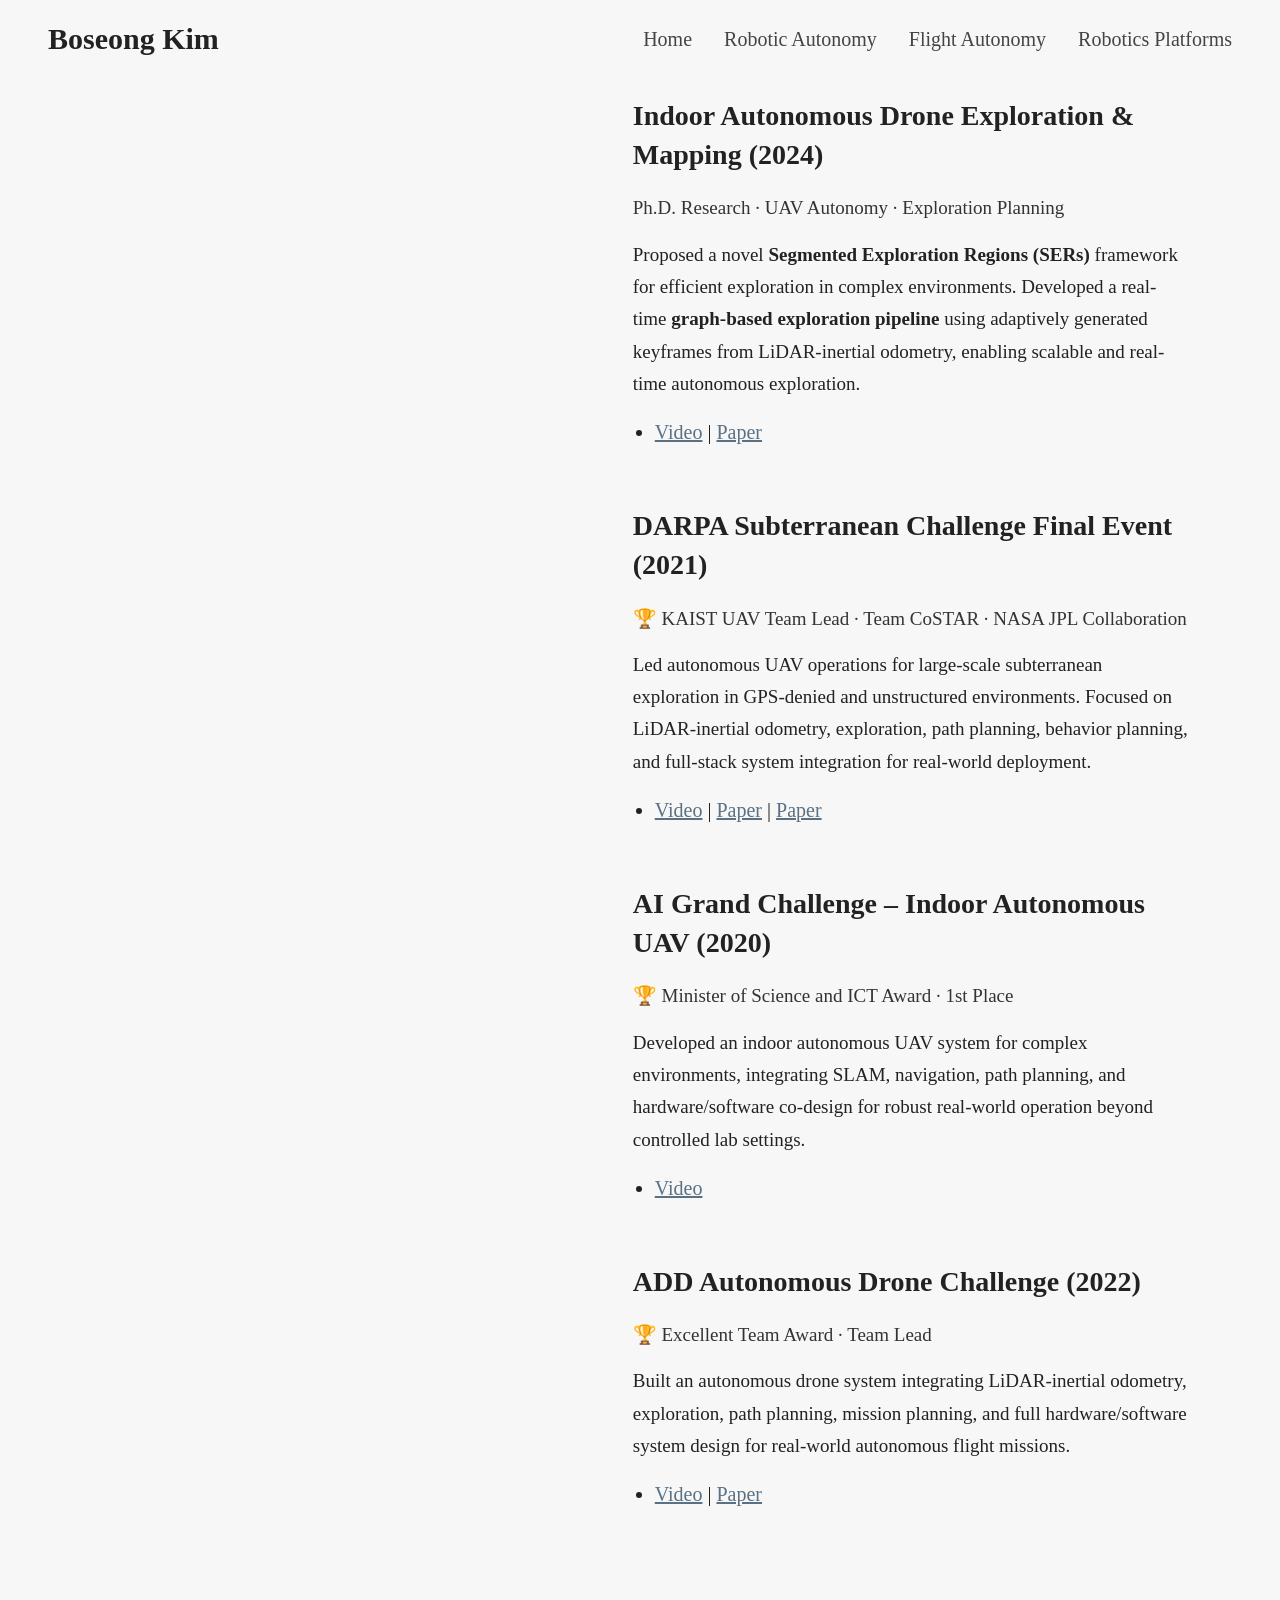
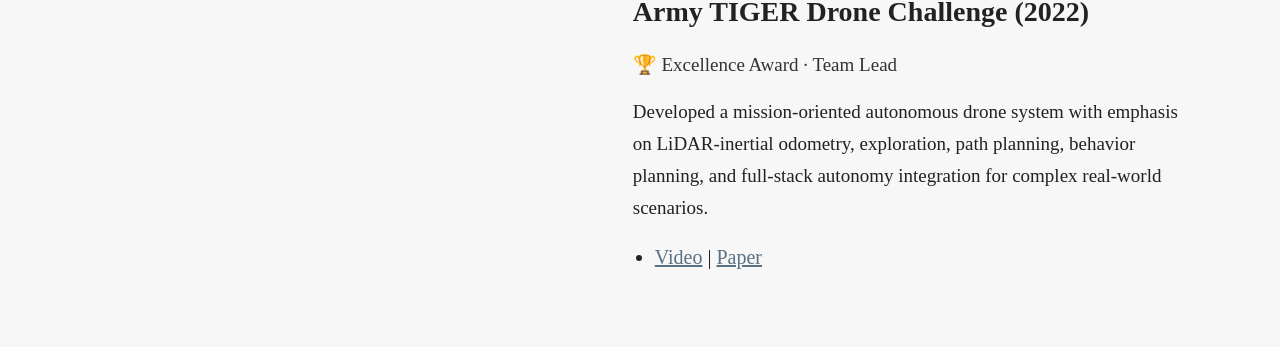
<file: flight-autonomy.html>
<!DOCTYPE html>
<html lang="en">
<head>
  <meta charset="UTF-8" />
  <meta name="viewport" content="width=device-width, initial-scale=1.0" />
  <title>Flight Autonomy | Boseong Kim</title>
  <link rel="stylesheet" href="style.css" />
</head>
<body>
  <header class="navbar">
    <div class="logo">Boseong Kim</div>
    <nav>
      <a href="index.html">Home</a>
      <a href="robotic-autonomy.html">Robotic Autonomy</a>
      <a href="flight-autonomy.html">Flight Autonomy</a>
      <a href="robotics-platforms.html">Robotics Platforms</a>
    </nav>
  </header>

  <main class="container project-page">
<!-- 🔥 PhD Research -->
<section class="project-item">
  <div class="project-media">
    <iframe
      src="https://www.youtube.com/embed/edFGw2Vjyyo"
      title="PhD Research - Autonomous Exploration"
      frameborder="0"
      allow="accelerometer; autoplay; clipboard-write; encrypted-media; gyroscope; picture-in-picture"
      allowfullscreen>
    </iframe>
  </div>

  <div class="project-content">
    <h2>Indoor Autonomous Drone Exploration & Mapping (2024)</h2>
    <p class="project-authors">
     Ph.D. Research · UAV Autonomy · Exploration Planning
    </p>
    <p>
      Proposed a novel <strong>Segmented Exploration Regions (SERs)</strong> framework
      for efficient exploration in complex environments. Developed a real-time <strong>graph-based
      exploration pipeline</strong> using adaptively generated keyframes from LiDAR-inertial
      odometry, enabling scalable and real-time autonomous exploration.
    </p>

    <ul class="project-links">
      <li>
        <a href="https://www.youtube.com/watch?v=edFGw2Vjyyo" target="_blank">Video</a> | 
        <a href="https://ieeexplore.ieee.org/abstract/document/10610605" target="_blank">Paper</a>
      </li>
    </ul>
  </div>
</section>
    <!-- DARPA (가장 중요한 것 맨 위) -->
    <section class="project-item">
      <div class="project-media">
        <iframe
          src="https://www.youtube.com/embed/69Ckq84toy4"
          title="DARPA SubT Final Event"
          frameborder="0"
          allow="accelerometer; autoplay; clipboard-write; encrypted-media; gyroscope; picture-in-picture"
          allowfullscreen>
        </iframe>
      </div>

      <div class="project-content">
        <h2>DARPA Subterranean Challenge Final Event (2021)</h2>
        <p class="project-authors">
          🏆 KAIST UAV Team Lead · Team CoSTAR · NASA JPL Collaboration
        </p>
        <p>
          Led autonomous UAV operations for large-scale subterranean exploration in GPS-denied and
          unstructured environments. Focused on LiDAR-inertial odometry, exploration, path planning,
          behavior planning, and full-stack system integration for real-world deployment.
        </p>
        <ul class="project-links">
          <li><a href="https://www.youtube.com/watch?v=69Ckq84toy4" target="_blank">Video</a> |
         <a href="https://ieeexplore.ieee.org/abstract/document/10643435" target="_blank">Paper</a> |
          <a href="https://ieeexplore.ieee.org/abstract/document/10161207" target="_blank">Paper</a></li>
        </ul>
      </div>
    </section>

    <!-- AI Grand Challenge -->
    <section class="project-item">
      <div class="project-media">
        <iframe
          src="https://www.youtube.com/embed/9UYjUIWnzwQ"
          title="AI Grand Challenge UAV"
          frameborder="0"
          allow="accelerometer; autoplay; clipboard-write; encrypted-media; gyroscope; picture-in-picture"
          allowfullscreen>
        </iframe>
      </div>

      <div class="project-content">
        <h2>AI Grand Challenge – Indoor Autonomous UAV (2020)</h2>
        <p class="project-authors">
          🏆 Minister of Science and ICT Award · 1st Place
        </p>
        <p>
          Developed an indoor autonomous UAV system for complex environments, integrating SLAM,
          navigation, path planning, and hardware/software co-design for robust real-world operation
          beyond controlled lab settings.
        </p>
        <ul class="project-links">
          <li><a href="https://www.youtube.com/watch?v=9UYjUIWnzwQ" target="_blank">Video</a></li>
        </ul>
      </div>
    </section>

    <!-- ADD Drone -->
    <section class="project-item">
      <div class="project-media">
        <iframe
          src="https://www.youtube.com/embed/h_PsFVhh-As"
          title="ADD Drone Challenge"
          frameborder="0"
          allow="accelerometer; autoplay; clipboard-write; encrypted-media; gyroscope; picture-in-picture"
          allowfullscreen>
        </iframe>
      </div>

      <div class="project-content">
        <h2>ADD Autonomous Drone Challenge (2022)</h2>
        <p class="project-authors">
          🏆 Excellent Team Award · Team Lead
        </p>
        <p>
          Built an autonomous drone system integrating LiDAR-inertial odometry, exploration,
          path planning, mission planning, and full hardware/software system design for
          real-world autonomous flight missions.
        </p>
        <ul class="project-links">
          <li><a href="https://www.youtube.com/watch?v=h_PsFVhh-As" target="_blank">Video</a> |
          <a href="https://onlinelibrary.wiley.com/doi/abs/10.1002/rob.22284" target="_blank">Paper</a></li>
        </ul>
      </div>
    </section>

    <!-- TIGER Drone -->
    <section class="project-item">
      <div class="project-media">
        <iframe
          src="https://www.youtube.com/embed/SXe_FJpxv94"
          title="Army TIGER Drone Challenge"
          frameborder="0"
          allow="accelerometer; autoplay; clipboard-write; encrypted-media; gyroscope; picture-in-picture"
          allowfullscreen>
        </iframe>
      </div>

      <div class="project-content">
        <h2>Army TIGER Drone Challenge (2022)</h2>
        <p class="project-authors">
          🏆 Excellence Award · Team Lead
        </p>
        <p>
          Developed a mission-oriented autonomous drone system with emphasis on LiDAR-inertial
          odometry, exploration, path planning, behavior planning, and full-stack autonomy
          integration for complex real-world scenarios.
        </p>
        <ul class="project-links">
          <li><a href="https://www.youtube.com/watch?v=SXe_FJpxv94" target="_blank">Video</a> |
          <a href="https://onlinelibrary.wiley.com/doi/abs/10.1002/rob.22284" target="_blank">Paper</a></li>
        </ul>
      </div>
    </section>

  </main>
</body>
</html>
</file>
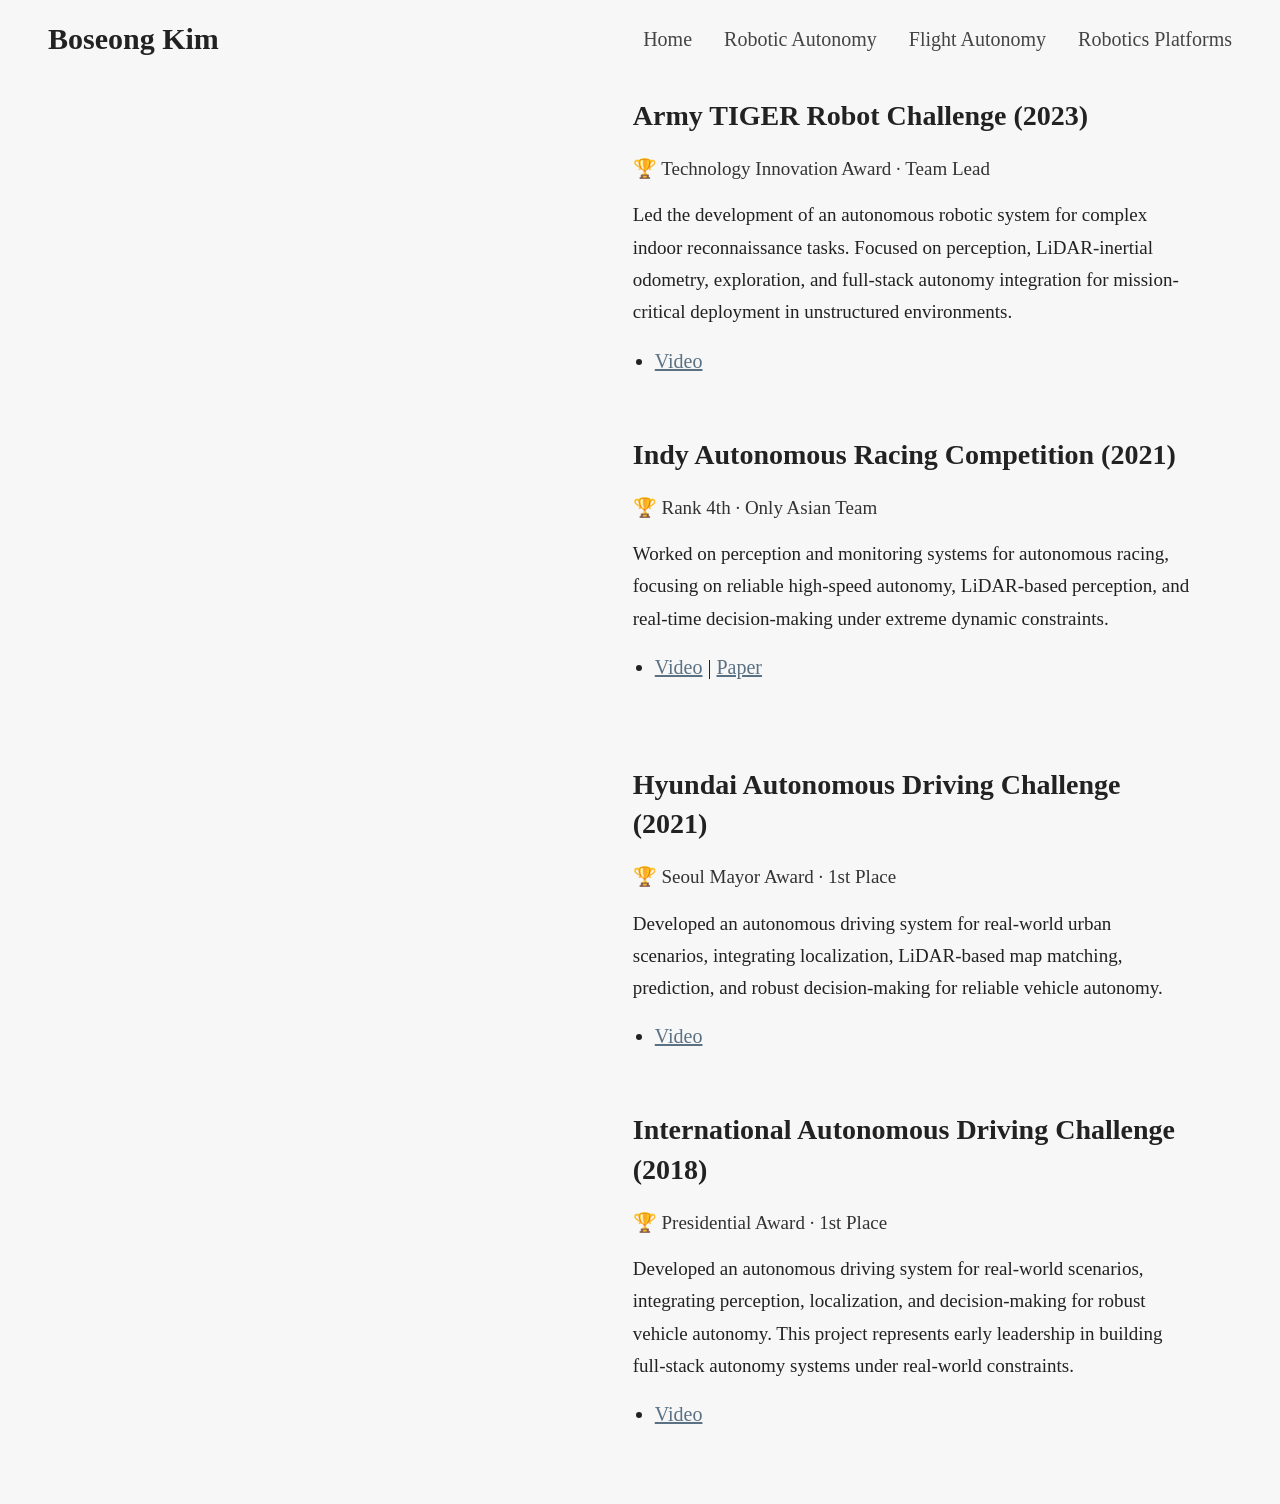
<file: robotic-autonomy.html>
<!DOCTYPE html>
<html lang="en">
<head>
  <meta charset="UTF-8" />
  <meta name="viewport" content="width=device-width, initial-scale=1.0" />
  <title>Robotic Autonomy | Boseong Kim</title>
  <link rel="stylesheet" href="style.css" />
</head>
<body>
  <header class="navbar">
    <div class="logo">Boseong Kim</div>
    <nav>
      <a href="index.html">Home</a>
      <a href="robotic-autonomy.html">Robotic Autonomy</a>
      <a href="flight-autonomy.html">Flight Autonomy</a>
      <a href="robotics-platforms.html">Robotics Platforms</a>
    </nav>
  </header>

  <main class="container project-page">

    <section class="project-item">
      <div class="project-media">
        <iframe
          src="https://www.youtube.com/embed/ua-bf6es4ac"
          title="Army TIGER Robot Challenge"
          frameborder="0"
          allow="accelerometer; autoplay; clipboard-write; encrypted-media; gyroscope; picture-in-picture"
          allowfullscreen>
        </iframe>
      </div>

      <div class="project-content">
        <h2>Army TIGER Robot Challenge (2023)</h2>
        <p class="project-authors">
          🏆 Technology Innovation Award · Team Lead
        </p>
        <p>
          Led the development of an autonomous robotic system for complex indoor reconnaissance tasks.
          Focused on perception, LiDAR-inertial odometry, exploration, and full-stack autonomy integration
          for mission-critical deployment in unstructured environments.
        </p>
        <ul class="project-links">
          <li><a href="https://www.youtube.com/watch?v=ua-bf6es4ac" target="_blank">Video</a></li>
        </ul>
      </div>
    </section>

    <section class="project-item">
      <div class="project-media">
        <iframe
          src="https://www.youtube.com/embed/-6x3fclMPd8"
          title="Indy Autonomous Racing Competition"
          frameborder="0"
          allow="accelerometer; autoplay; clipboard-write; encrypted-media; gyroscope; picture-in-picture"
          allowfullscreen>
        </iframe>
      </div>

      <div class="project-content">
        <h2>Indy Autonomous Racing Competition (2021)</h2>
        <p class="project-authors">
          🏆 Rank 4th · Only Asian Team
        </p>
        <p>
          Worked on perception and monitoring systems for autonomous racing, focusing on reliable
          high-speed autonomy, LiDAR-based perception, and real-time decision-making under extreme
          dynamic constraints.
        </p>
        <ul class="project-links">
          <li><a href="https://www.youtube.com/watch?v=-6x3fclMPd8" target="_blank">Video</a> | 
          <a href="https://ieeexplore.ieee.org/document/10756789" target="_blank">Paper</a></li>
        </ul>
      </div>
    </section>

    <section class="project-item">
      <div class="project-media">
        <iframe
          src="https://www.youtube.com/embed/7AxoGkQqPIU"
          title="Hyundai Autonomous Driving Challenge"
          frameborder="0"
          allow="accelerometer; autoplay; clipboard-write; encrypted-media; gyroscope; picture-in-picture"
          allowfullscreen>
        </iframe>
      </div>

      <div class="project-content">
        <h2>Hyundai Autonomous Driving Challenge (2021)</h2>
        <p class="project-authors">
         🏆 Seoul Mayor Award · 1st Place
        </p>
        <p>
          Developed an autonomous driving system for real-world urban scenarios, integrating localization,
          LiDAR-based map matching, prediction, and robust decision-making for reliable vehicle autonomy.
        </p>
        <ul class="project-links">
          <li><a href="https://www.youtube.com/watch?v=7AxoGkQqPIU" target="_blank">Video</a></li>
        </ul>
      </div>
    </section>
<section class="project-item">
  <div class="project-media">
    <iframe src="https://www.youtube.com/embed/s_LDSJT9Gk4" allowfullscreen></iframe>
  </div>

  <div class="project-content">
    <h2>International Autonomous Driving Challenge (2018)</h2>
    <p class="project-authors">
      🏆 Presidential Award · 1st Place
    </p>
    <p>
      Developed an autonomous driving system for real-world scenarios, integrating perception,
      localization, and decision-making for robust vehicle autonomy. This project represents
      early leadership in building full-stack autonomy systems under real-world constraints.
    </p>
    <ul class="project-links">
      <li><a href="https://www.youtube.com/watch?v=s_LDSJT9Gk4">Video</a></li>
    </ul>
  </div>
</section>
  </main>
</body>
</html>
</file>
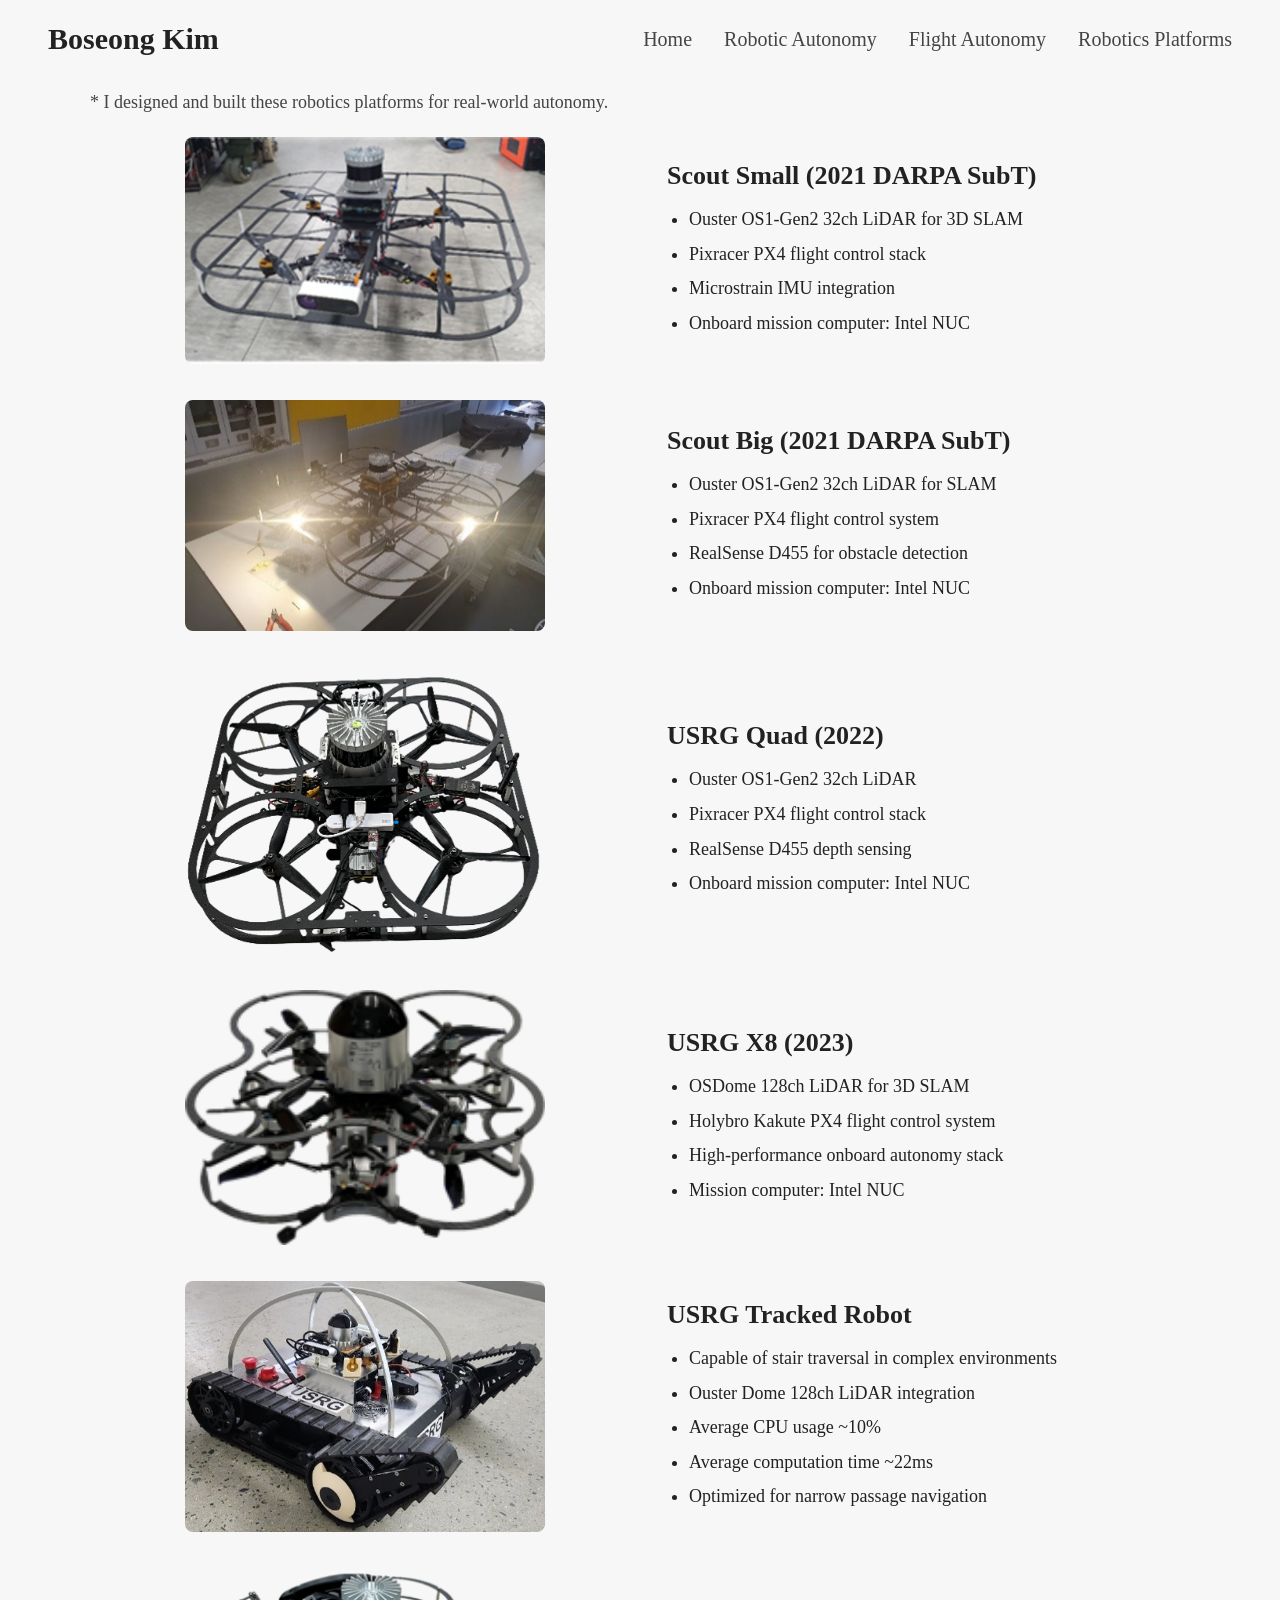
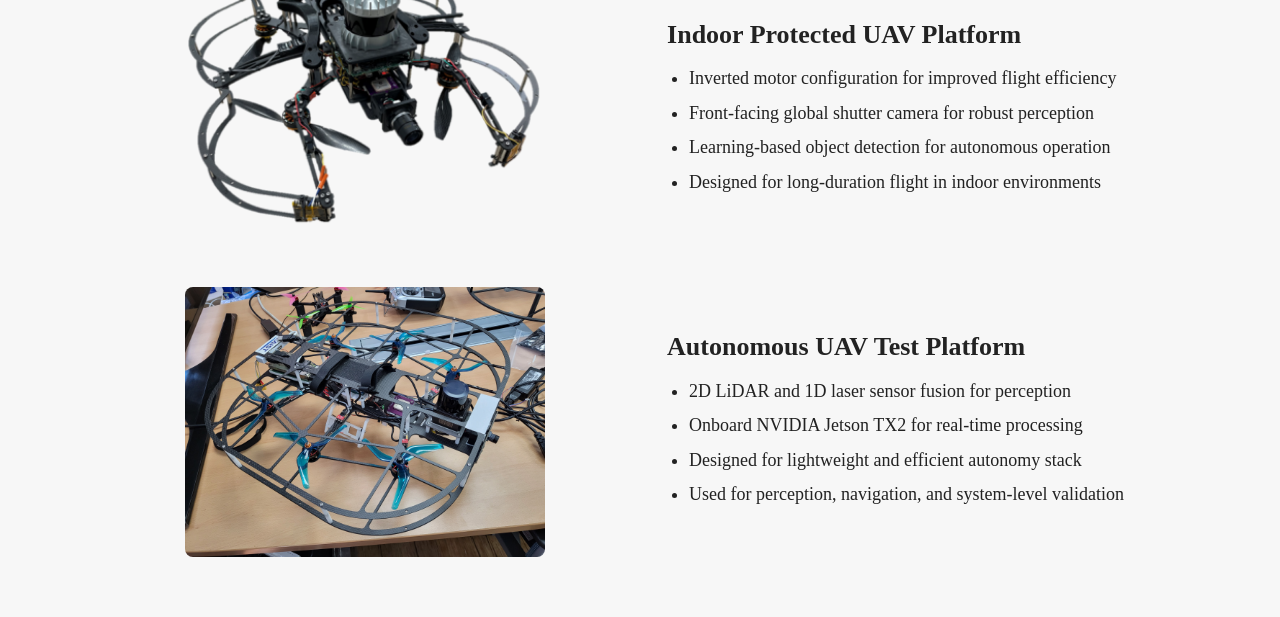
<file: robotics-platforms.html>
<!DOCTYPE html>
<html lang="en">
<head>
  <meta charset="UTF-8" />
  <meta name="viewport" content="width=device-width, initial-scale=1.0" />
  <title>Robotics Platforms | Boseong Kim</title>
  <link rel="stylesheet" href="style.css" />
</head>
<body>
  <header class="navbar">
    <div class="logo">Boseong Kim</div>
    <nav>
      <a href="index.html">Home</a>
      <a href="robotic-autonomy.html">Robotic Autonomy</a>
      <a href="flight-autonomy.html">Flight Autonomy</a>
      <a href="robotics-platforms.html">Robotics Platforms</a>
    </nav>
  </header>

  <main class="container platform-page">
<section class="platform-note">
  <p>* I designed and built these robotics platforms for real-world autonomy.</p>
</section>
    <section class="platform-item">
      <div class="platform-image">
        <img src="platform7.jpg" alt="Scout small drone" />
      </div>
      <div class="platform-content">
        <h2>Scout Small (2021 DARPA SubT)</h2>
        <ul>
          <li>Ouster OS1-Gen2 32ch LiDAR for 3D SLAM</li>
          <li>Pixracer PX4 flight control stack</li>
          <li>Microstrain IMU integration</li>
          <li>Onboard mission computer: Intel NUC</li>
        </ul>
      </div>
    </section>

    <section class="platform-item">
      <div class="platform-image">
        <img src="platform6.jpg" alt="Scout big drone" />
      </div>
      <div class="platform-content">
        <h2>Scout Big (2021 DARPA SubT)</h2>
        <ul>
          <li>Ouster OS1-Gen2 32ch LiDAR for SLAM</li>
          <li>Pixracer PX4 flight control system</li>
          <li>RealSense D455 for obstacle detection</li>
          <li>Onboard mission computer: Intel NUC</li>
        </ul>
      </div>
    </section>

    <section class="platform-item">
      <div class="platform-image">
        <img src="platform5.png" alt="USRG Quad drone" />
      </div>
      <div class="platform-content">
        <h2>USRG Quad (2022)</h2>
        <ul>
          <li>Ouster OS1-Gen2 32ch LiDAR</li>
          <li>Pixracer PX4 flight control stack</li>
          <li>RealSense D455 depth sensing</li>
          <li>Onboard mission computer: Intel NUC</li>
        </ul>
      </div>
    </section>

    <section class="platform-item">
      <div class="platform-image">
        <img src="platform4.png" alt="USRG X8 drone" />
      </div>
      <div class="platform-content">
        <h2>USRG X8 (2023)</h2>
        <ul>
          <li>OSDome 128ch LiDAR for 3D SLAM</li>
          <li>Holybro Kakute PX4 flight control system</li>
          <li>High-performance onboard autonomy stack</li>
          <li>Mission computer: Intel NUC</li>
        </ul>
      </div>
    </section>

    <section class="platform-item">
      <div class="platform-image">
        <img src="platform3.jpg" alt="Tracked robot" />
      </div>
      <div class="platform-content">
        <h2>USRG Tracked Robot</h2>
        <ul>
          <li>Capable of stair traversal in complex environments</li>
          <li>Ouster Dome 128ch LiDAR integration</li>
          <li>Average CPU usage ~10%</li>
          <li>Average computation time ~22ms</li>
          <li>Optimized for narrow passage navigation</li>
        </ul>
      </div>
    </section>

    <section class="platform-item">
      <div class="platform-image">
        <img src="platform2.png" alt="Indoor protected drone" />
      </div>
      <div class="platform-content">
        <h2>Indoor Protected UAV Platform</h2>
        <ul>
          <li>Inverted motor configuration for improved flight efficiency</li>
          <li>Front-facing global shutter camera for robust perception</li>
          <li>Learning-based object detection for autonomous operation</li>
          <li>Designed for long-duration flight in indoor environments</li>
        </ul>
      </div>
    </section>

    <section class="platform-item">
      <div class="platform-image">
        <img src="platform1.jpg" alt="Prototype drone platform" />
      </div>
      <div class="platform-content">
        <h2>Autonomous UAV Test Platform</h2>
        <ul>
          <li>2D LiDAR and 1D laser sensor fusion for perception</li>
          <li>Onboard NVIDIA Jetson TX2 for real-time processing</li>
          <li>Designed for lightweight and efficient autonomy stack</li>
          <li>Used for perception, navigation, and system-level validation</li>
        </ul>
      </div>
    </section>

  </main>
</body>
</html>
</file>
<file: style.css>
body {
  margin: 0;
  font-family: Georgia, "Times New Roman", serif;
  background: #f7f7f7;
  color: #222;
}

.navbar {
  display: flex;
  justify-content: space-between;
  align-items: center;
  padding: 22px 48px;
  background: #f7f7f7;
}

.navbar .logo {
  font-size: 30px;
  font-weight: 600;
}

.navbar nav a {
  margin-left: 28px;
  text-decoration: none;
  color: #444;
  font-size: 20px;
}

.navbar nav a:hover {
  text-decoration: underline;
}

.container {
  max-width: 1100px;
  margin: 0 auto;
  padding: 16px 24px 24px;
}

.hero {
  display: flex;
  gap: 28px;
  align-items: flex-start;
  margin-top: 6px;
}

.profile-image img {
  width: 420px;
  height: 300px;
  object-fit: cover;
  border-radius: 8px;
}

.intro h1 {
  font-size: 54px;
  margin: 0 0 6px;
  color: #455a64;
}

.intro h2 {
  font-size: 28px;
  margin: 0 0 12px;
}

.intro p {
  font-size: 22px;
  line-height: 1.5;
  margin: 6px 0;
}

.links a {
  margin-right: 14px;
}

.hero-video {
  margin: 8px 0 4px;
}

.hero-video video {
  width: 100%;
  height: auto;
  display: block;
  border-radius: 10px;
  filter: contrast(1.05) brightness(0.95);
}

.hero-video.cropped {
  height: 360px;
  overflow: hidden;
  border-radius: 10px;
  margin-top: 14px;
  margin-bottom: 0;
}

.hero-video.cropped video {
  width: 100%;
  height: auto;
  display: block;
  margin-top: -60px;
  margin-bottom: 0;
}

.about {
  margin-top: 0;
}

.about p {
  font-size: 22px;
  line-height: 1.7;
  margin-top: 0;
  margin-bottom: 12px;
}

.cv-link {
  font-size: 32px;
  margin-top: 18px;
}

.cv-link a {
  text-decoration: none;
  color: #1a73e8;
}

.cv-link a:hover {
  text-decoration: underline;
}

/* ===== PROJECT PAGE ===== */
.project-page {
  padding-top: 10px;
}

.page-note {
  margin-bottom: 18px;
}

.page-note p {
  font-size: 18px;
  color: #444;
  margin: 0;
}

.project-item {
  display: grid;
  grid-template-columns: 1.05fr 1.15fr;
  gap: 34px;
  align-items: start;
  margin-bottom: 44px;
}

.project-media iframe {
  width: 100%;
  aspect-ratio: 16 / 9;
  display: block;
  border: none;
  border-radius: 8px;
}

.project-content h2 {
  font-size: 28px;
  line-height: 1.4;
  margin: 8px 0 18px;
  color: #222;
}

.project-authors {
  font-size: 19px;
  line-height: 1.7;
  margin: 0 0 12px;
  color: #333;
}

/* 🔥 여기만 수정됨 */
.project-content p {
  font-size: 19px;
  line-height: 1.7;
  margin: 0 0 14px;
}

.project-links {
  margin: 8px 0 0 0;
  padding-left: 22px;
}

.project-links li {
  font-size: 20px;
  line-height: 1.8;
  margin-bottom: 4px;
}

.project-links a {
  color: #5a7184;
  text-decoration: underline;
}

/* ===== MOBILE ===== */
@media (max-width: 900px) {
  .hero {
    flex-direction: column;
  }

  .navbar {
    flex-direction: column;
    align-items: flex-start;
    gap: 10px;
  }

  .navbar nav a {
    margin-left: 0;
    margin-right: 14px;
    font-size: 18px;
  }

  .navbar .logo {
    font-size: 26px;
  }

  .intro h1 {
    font-size: 38px;
  }

  .intro p,
  .about p {
    font-size: 18px;
  }

  .project-item {
    grid-template-columns: 1fr;
    gap: 18px;
    margin-bottom: 30px;
  }

  .project-content h2 {
    font-size: 24px;
  }

  .project-content p,
  .project-links li,
  .project-authors {
    font-size: 18px;
  }
}
/* ===== ROBOTICS PLATFORMS PAGE ===== */
.platform-page {
  padding-top: 10px;
}

.platform-item {
  display: grid;
  grid-template-columns: 1.05fr 1fr;
  gap: 28px;
  align-items: center;
  margin-bottom: 36px;
}
.platform-image {
  display: flex;
  justify-content: center;
}

.platform-image img {
  width: 360px;
  height: auto;
  display: block;
  border-radius: 8px;
}

.platform-content h2 {
  font-size: 26px;
  line-height: 1.4;
  margin: 0 0 10px;
  color: #222;
}

.platform-content ul {
  margin: 0;
  padding-left: 22px;
}

.platform-content li {
  font-size: 18px;
  line-height: 1.7;
  margin-bottom: 4px;
}

@media (max-width: 900px) {
  .platform-item {
    grid-template-columns: 1fr;
    gap: 16px;
  }
}
.platform-note {
  margin-bottom: 20px;
}

.platform-note p {
  font-size: 18px;
  color: #444;
  margin: 0;
  line-height: 1.6;
}

.hero-video:last-of-type {
  margin-bottom: 20px;
}
</file>
